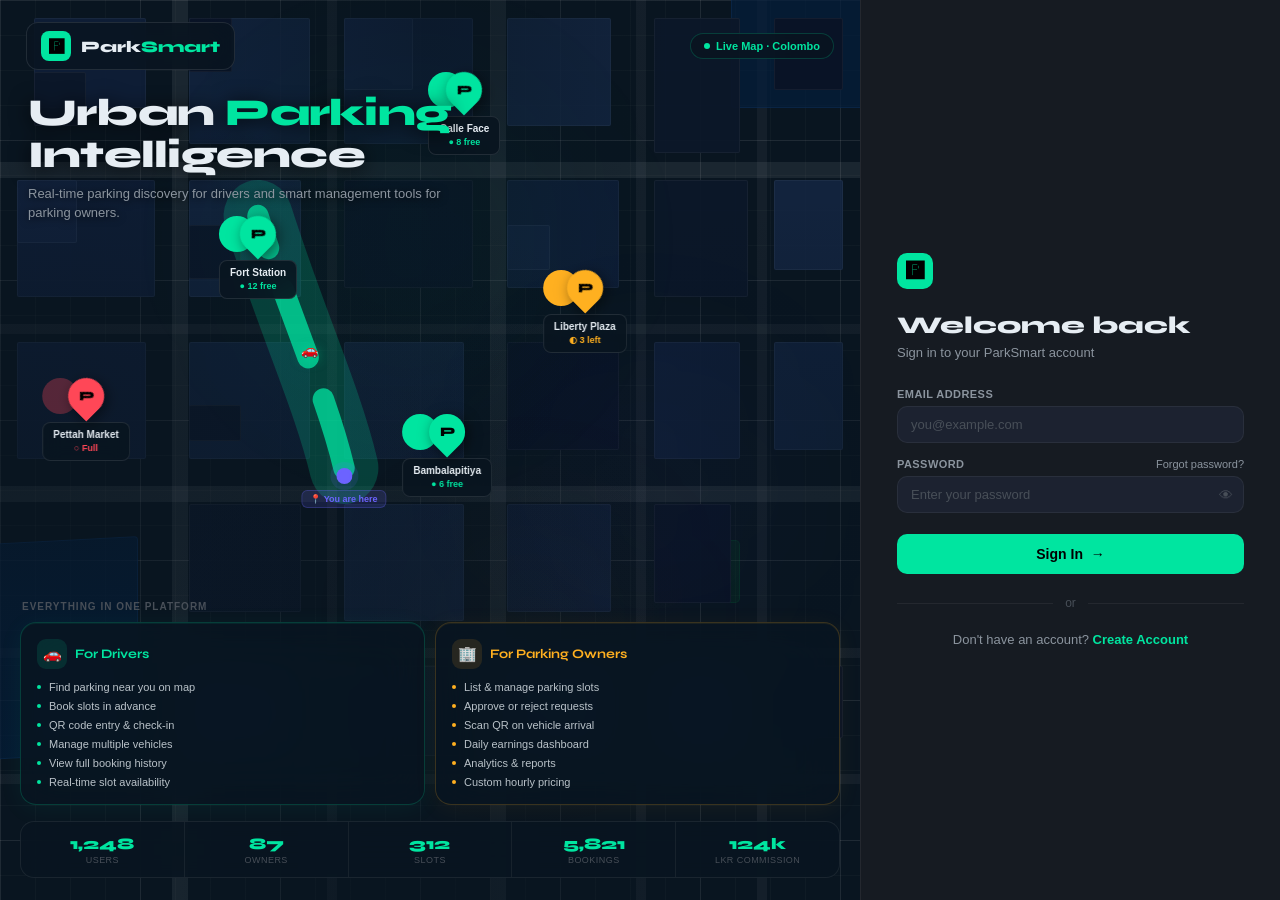
<file: Frontend/index.html>
<!DOCTYPE html>
<html lang="en">
<head>
    <meta charset="UTF-8">
    <meta name="viewport" content="width=device-width, initial-scale=1.0">
    <title>ParkSmart — Sign In</title>
    <link rel="preconnect" href="https://fonts.googleapis.com">
    <link href="https://fonts.googleapis.com/css2?family=DM+Mono:wght@300;400;500&family=Syne:wght@400;600;700;800&family=Cabinet+Grotesk:wght@300;400;500;700&display=swap" rel="stylesheet">
    <style>
        :root {
            --bg: #0d1117;
            --surface: #161b22;
            --surface2: #1c2230;
            --surface3: #212840;
            --border: rgba(255,255,255,0.06);
            --accent: #00e5a0;
            --accent2: #6c63ff;
            --accent3: #ff6b6b;
            --warning: #ffb020;
            --danger: #ff4757;
            --text: #e6edf3;
            --text-muted: #8b949e;
            --text-dim: #484f58;
            --map-bg: #091520;
            --map-road: rgba(255,255,255,0.065);
            --map-road-major: rgba(255,255,255,0.1);
        }

        * { margin: 0; padding: 0; box-sizing: border-box; }

        body {
            font-family: 'Cabinet Grotesk', sans-serif;
            background: var(--bg); color: var(--text);
            min-height: 100vh; overflow-x: hidden;
        }

        .page-layout {
            display: flex; min-height: 100vh;
        }

        /* ============================================================
           MAP PANEL (LEFT)
        ============================================================ */
        .map-panel {
            flex: 1; min-width: 0;
            position: relative; overflow: hidden;
            background: var(--map-bg);
        }

        /* Road grid base */
        .map-grid {
            position: absolute; inset: 0; z-index: 1;
            background-image:
                linear-gradient(var(--map-road) 1px, transparent 1px),
                linear-gradient(90deg, var(--map-road) 1px, transparent 1px),
                linear-gradient(rgba(255,255,255,0.022) 1px, transparent 1px),
                linear-gradient(90deg, rgba(255,255,255,0.022) 1px, transparent 1px);
            background-size: 140px 140px, 140px 140px, 35px 35px, 35px 35px;
        }

        /* Major road overlays */
        .road {
            position: absolute; z-index: 2;
            background: rgba(255,255,255,0.045);
        }
        .road-h { height: 10px; left: 0; right: 0; }
        .road-v { width: 10px; top: 0; bottom: 0; }
        .road-h.thick { height: 16px; background: rgba(255,255,255,0.07); }
        .road-v.thick { width: 16px; background: rgba(255,255,255,0.07); }

        /* City blocks / buildings */
        .block {
            position: absolute; z-index: 3;
            border-radius: 2px;
            border: 1px solid rgba(255,255,255,0.045);
        }
        .block-a { background: rgba(15,30,55,0.95); }
        .block-b { background: rgba(12,24,42,0.95); }
        .block-c { background: rgba(18,35,62,0.9); }
        .block-d { background: rgba(10,20,38,0.98); }
        .block-e { background: rgba(20,38,68,0.85); }

        /* Park areas */
        .park {
            position: absolute; z-index: 2; border-radius: 4px;
            background: rgba(0,80,40,0.22);
            border: 1px solid rgba(0,200,100,0.08);
        }

        /* Water */
        .water {
            position: absolute; z-index: 2;
            background: rgba(5,30,60,0.7);
            border: 1px solid rgba(30,90,160,0.15);
        }

        /* ---- Parking Pins ---- */
        .map-pin {
            position: absolute; z-index: 20;
            display: flex; flex-direction: column; align-items: center;
            cursor: default;
        }
        .pin-marker {
            width: 36px; height: 36px; border-radius: 50% 50% 50% 0;
            transform: rotate(-45deg);
            display: flex; align-items: center; justify-content: center;
            font-size: 13px; font-weight: 800; font-family: 'Syne', sans-serif;
            color: #000; position: relative; z-index: 2; flex-shrink: 0;
            box-shadow: 0 4px 14px rgba(0,0,0,0.5);
        }
        .pin-marker span { transform: rotate(45deg); display: block; }

        .pin-pulse {
            position: absolute; width: 36px; height: 36px;
            border-radius: 50%; z-index: 1; top: 0; left: 0;
            animation: pinPulse 2.2s ease-out infinite;
        }

        .pin-available .pin-marker { background: var(--accent); }
        .pin-available .pin-pulse  { background: var(--accent); }
        .pin-limited  .pin-marker  { background: var(--warning); }
        .pin-limited  .pin-pulse   { background: var(--warning); }
        .pin-full     .pin-marker  { background: var(--danger); }
        .pin-full     .pin-pulse   { background: var(--danger); animation: none; opacity: 0.3; }

        .pin-label {
            margin-top: 8px; background: rgba(9,21,32,0.92);
            backdrop-filter: blur(10px);
            border: 1px solid rgba(255,255,255,0.1);
            border-radius: 8px; padding: 5px 10px;
            font-size: 10px; font-weight: 600; white-space: nowrap;
            text-align: center; line-height: 1.4;
        }
        .pin-label .pl-count { font-size: 9px; color: var(--text-muted); display: block; }
        .pin-available .pin-label .pl-count { color: var(--accent); }
        .pin-limited  .pin-label  .pl-count { color: var(--warning); }
        .pin-full     .pin-label  .pl-count { color: var(--danger); }

        /* User location pin */
        .user-pin {
            position: absolute; z-index: 22;
            display: flex; flex-direction: column; align-items: center;
        }
        .user-dot {
            width: 16px; height: 16px; border-radius: 50%;
            background: var(--accent2);
            border: 3px solid rgba(108,99,255,0.3);
            box-shadow: 0 0 0 6px rgba(108,99,255,0.12);
            animation: userPulse 2s ease-in-out infinite;
        }
        .user-label {
            margin-top: 6px; background: rgba(108,99,255,0.15);
            border: 1px solid rgba(108,99,255,0.25);
            border-radius: 6px; padding: 3px 8px;
            font-size: 9px; font-weight: 700; color: var(--accent2);
            white-space: nowrap;
        }

        /* Route SVG */
        .route-svg {
            position: absolute; inset: 0; z-index: 15;
            width: 100%; height: 100%; pointer-events: none; overflow: visible;
        }
        .route-path {
            fill: none; stroke: var(--accent);
            stroke-width: 2.5; stroke-dasharray: 8 5;
            stroke-linecap: round;
            animation: routeFlow 1.8s linear infinite;
            opacity: 0.75;
        }
        .route-shadow {
            fill: none; stroke: rgba(0,229,160,0.2);
            stroke-width: 8; stroke-linecap: round;
        }

        /* Moving car on route */
        .route-car {
            position: absolute; z-index: 25;
            font-size: 14px;
            filter: drop-shadow(0 2px 6px rgba(0,229,160,0.5));
            animation: carMove 6s ease-in-out infinite;
            transform-origin: center;
        }

        /* Vignette overlay */
        .map-vignette {
            position: absolute; inset: 0; z-index: 10; pointer-events: none;
            background:
                radial-gradient(ellipse at 0% 50%, rgba(9,21,32,0.55) 0%, transparent 55%),
                radial-gradient(ellipse at 100% 50%, rgba(9,21,32,0.3) 0%, transparent 40%),
                radial-gradient(ellipse at 50% 0%, rgba(9,21,32,0.45) 0%, transparent 40%),
                radial-gradient(ellipse at 50% 100%, rgba(9,21,32,0.7) 0%, transparent 50%);
        }

        /* Map glow accents */
        .map-glow {
            position: absolute; border-radius: 50%;
            filter: blur(80px); pointer-events: none; z-index: 5;
        }

        /* ---- Overlay Content ---- */
        .map-content {
            position: absolute; inset: 0; z-index: 30;
            display: flex; flex-direction: column;
            padding: 0;
        }

        /* Top bar */
        .map-topbar {
            display: flex; align-items: center; justify-content: space-between;
            padding: 22px 26px 0;
        }
        .map-logo {
            display: inline-flex; align-items: center; gap: 10px;
            background: rgba(9,21,32,0.8); backdrop-filter: blur(16px);
            border: 1px solid rgba(255,255,255,0.1);
            border-radius: 12px; padding: 8px 14px;
        }
        .map-logo-icon {
            width: 30px; height: 30px; background: var(--accent);
            border-radius: 8px; display: flex; align-items: center;
            justify-content: center; font-size: 15px; color: #000; font-weight: 900;
        }
        .map-logo-text {
            font-family: 'Syne', sans-serif; font-weight: 800; font-size: 16px;
        }
        .map-logo-text span { color: var(--accent); }

        .live-badge {
            display: flex; align-items: center; gap: 6px;
            background: rgba(9,21,32,0.8); backdrop-filter: blur(16px);
            border: 1px solid rgba(0,229,160,0.2);
            border-radius: 20px; padding: 6px 13px;
            font-size: 11px; font-weight: 700; color: var(--accent);
        }
        .live-dot {
            width: 6px; height: 6px; border-radius: 50%;
            background: var(--accent);
            animation: liveBlink 1.4s ease-in-out infinite;
        }

        /* Hero text floats over map */
        .map-hero {
            padding: 22px 28px 0;
        }
        .map-hero-title {
            font-family: 'Syne', sans-serif;
            font-size: clamp(22px, 3vw, 38px);
            font-weight: 800; line-height: 1.1;
            letter-spacing: -0.02em;
            text-shadow: 0 2px 20px rgba(0,0,0,0.8);
            margin-bottom: 8px;
        }
        .map-hero-title .hl { color: var(--accent); }
        .map-hero-sub {
            font-size: 13px; color: var(--text-muted);
            text-shadow: 0 1px 8px rgba(0,0,0,0.9);
            max-width: 420px; line-height: 1.5;
        }

        /* Spacer — pushes features to bottom */
        .map-spacer { flex: 1; }

        /* ---- Feature Cards ---- */
        .features-wrap {
            padding: 0 20px 16px;
        }
        .features-title {
            font-size: 10px; font-weight: 700; text-transform: uppercase;
            letter-spacing: 0.1em; color: var(--text-dim);
            margin-bottom: 10px; padding-left: 2px;
        }
        .features-grid {
            display: grid; grid-template-columns: 1fr 1fr; gap: 10px;
        }

        .fcard {
            background: rgba(9,21,32,0.88);
            backdrop-filter: blur(20px) saturate(1.4);
            border-radius: 16px; padding: 16px;
            transition: transform 0.2s, box-shadow 0.2s;
        }
        .fcard:hover { transform: translateY(-2px); }
        .fcard.driver {
            border: 1px solid rgba(0,229,160,0.2);
            box-shadow: 0 4px 24px rgba(0,229,160,0.06), inset 0 1px 0 rgba(0,229,160,0.08);
        }
        .fcard.owner {
            border: 1px solid rgba(255,176,32,0.2);
            box-shadow: 0 4px 24px rgba(255,176,32,0.06), inset 0 1px 0 rgba(255,176,32,0.08);
        }

        .fcard-head {
            display: flex; align-items: center; gap: 8px;
            margin-bottom: 12px;
        }
        .fcard-icon {
            width: 30px; height: 30px; border-radius: 9px;
            display: flex; align-items: center; justify-content: center;
            font-size: 15px; flex-shrink: 0;
        }
        .driver .fcard-icon { background: rgba(0,229,160,0.12); }
        .owner  .fcard-icon  { background: rgba(255,176,32,0.12); }

        .fcard-title {
            font-family: 'Syne', sans-serif;
            font-size: 13px; font-weight: 700;
        }
        .driver .fcard-title { color: var(--accent); }
        .owner  .fcard-title  { color: var(--warning); }

        .fcard-features { display: flex; flex-direction: column; gap: 7px; }
        .ff-item {
            display: flex; align-items: center; gap: 8px;
            font-size: 11px; color: rgba(230,237,243,0.8);
        }
        .ff-dot {
            width: 4px; height: 4px; border-radius: 50%; flex-shrink: 0;
        }
        .driver .ff-dot { background: var(--accent); }
        .owner  .ff-dot  { background: var(--warning); }

        /* ---- Stats Bar ---- */
        .map-stats {
            display: flex; margin: 0 20px 22px;
            background: rgba(9,21,32,0.88);
            backdrop-filter: blur(20px);
            border: 1px solid rgba(255,255,255,0.07);
            border-radius: 14px; overflow: hidden;
        }
        .ms-item {
            flex: 1; padding: 12px 10px; text-align: center;
            border-right: 1px solid rgba(255,255,255,0.06);
        }
        .ms-item:last-child { border-right: none; }
        .ms-num {
            font-family: 'Syne', sans-serif; font-size: 16px;
            font-weight: 800; color: var(--accent);
        }
        .ms-lbl { font-size: 9px; color: var(--text-dim); margin-top: 2px; text-transform: uppercase; letter-spacing: 0.05em; }

        /* ============================================================
           ANIMATIONS
        ============================================================ */
        @keyframes pinPulse {
            0%   { transform: scale(1); opacity: 0.7; }
            60%  { transform: scale(2.8); opacity: 0; }
            100% { transform: scale(1); opacity: 0; }
        }
        @keyframes userPulse {
            0%, 100% { box-shadow: 0 0 0 6px rgba(108,99,255,0.12); }
            50%       { box-shadow: 0 0 0 12px rgba(108,99,255,0.06); }
        }
        @keyframes routeFlow {
            to { stroke-dashoffset: -26; }
        }
        @keyframes liveBlink {
            0%, 100% { opacity: 1; }
            50%       { opacity: 0.3; }
        }
        @keyframes carMove {
            0%   { offset-distance: 0%;   }
            100% { offset-distance: 100%; }
        }
        @keyframes floatUp {
            0%, 100% { transform: translateY(0); }
            50%       { transform: translateY(-5px); }
        }

        /* ============================================================
           RIGHT PANEL — LOGIN FORM
        ============================================================ */
        .right-panel {
            width: 420px; flex-shrink: 0;
            background: var(--surface);
            border-left: 1px solid var(--border);
            display: flex; align-items: center; justify-content: center;
            padding: 48px 36px;
            position: sticky; top: 0; height: 100vh;
            overflow-y: auto;
        }

        .login-box { width: 100%; }

        .login-logo-sm {
            width: 36px; height: 36px; background: var(--accent);
            border-radius: 10px; display: flex; align-items: center;
            justify-content: center; font-size: 18px; color: #000; font-weight: 900;
            margin-bottom: 22px;
        }
        .login-title {
            font-family: 'Syne', sans-serif;
            font-size: 24px; font-weight: 800; margin-bottom: 5px;
        }
        .login-sub { font-size: 13px; color: var(--text-muted); margin-bottom: 28px; }

        .form-group { margin-bottom: 15px; }
        .form-label {
            display: block; font-size: 11px; font-weight: 600;
            color: var(--text-muted); margin-bottom: 6px;
            text-transform: uppercase; letter-spacing: 0.04em;
        }
        .form-control {
            width: 100%;
            background: var(--surface2); border: 1px solid var(--border);
            border-radius: 10px; padding: 10px 13px;
            color: var(--text); font-size: 13px;
            font-family: 'Cabinet Grotesk', sans-serif;
            outline: none; transition: border-color 0.15s, background 0.15s;
        }
        .form-control:focus { border-color: rgba(0,229,160,0.4); background: rgba(0,229,160,0.02); }
        .form-control::placeholder { color: var(--text-dim); }

        .password-row {
            display: flex; justify-content: space-between; align-items: center; margin-bottom: 6px;
        }
        .password-row .form-label { margin-bottom: 0; }
        .forgot-link { font-size: 11px; color: var(--text-muted); text-decoration: none; transition: color 0.15s; }
        .forgot-link:hover { color: var(--accent); }

        .password-wrap { position: relative; }
        .password-wrap .form-control { padding-right: 42px; }
        .toggle-pass {
            position: absolute; right: 11px; top: 50%; transform: translateY(-50%);
            background: none; border: none; color: var(--text-dim);
            cursor: pointer; font-size: 14px; padding: 0; line-height: 1; transition: color 0.15s;
        }
        .toggle-pass:hover { color: var(--text-muted); }

        .btn-login {
            width: 100%; padding: 12px;
            background: var(--accent); color: #000;
            border: none; border-radius: 10px;
            font-size: 14px; font-weight: 700;
            font-family: 'Cabinet Grotesk', sans-serif;
            cursor: pointer; transition: all 0.15s; margin-top: 6px;
        }
        .btn-login:hover { background: #00c98a; transform: translateY(-1px); box-shadow: 0 4px 16px rgba(0,229,160,0.25); }
        .btn-login:active { transform: translateY(0); }

        .divider {
            display: flex; align-items: center; gap: 12px;
            margin: 22px 0; color: var(--text-dim); font-size: 12px;
        }
        .divider::before, .divider::after { content: ''; flex: 1; height: 1px; background: var(--border); }

        .signup-row { text-align: center; font-size: 13px; color: var(--text-muted); }
        .signup-row a {
            color: var(--accent); text-decoration: none;
            font-weight: 600; cursor: pointer; transition: opacity 0.15s;
        }
        .signup-row a:hover { opacity: 0.8; }

        .error-msg {
            background: rgba(255,71,87,0.08); border: 1px solid rgba(255,71,87,0.2);
            border-radius: 9px; padding: 10px 13px; font-size: 12px; color: var(--danger);
            margin-bottom: 16px; display: none; align-items: center; gap: 8px;
        }
        .error-msg.show { display: flex; }

        /* ============================================================
           ROLE MODAL
        ============================================================ */
        .modal-overlay {
            position: fixed; inset: 0; background: rgba(0,0,0,0.7);
            backdrop-filter: blur(12px); z-index: 200;
            display: flex; align-items: center; justify-content: center; padding: 20px;
            opacity: 0; pointer-events: none; transition: opacity 0.2s;
        }
        .modal-overlay.active { opacity: 1; pointer-events: all; }

        .modal-card {
            background: var(--surface); border: 1px solid rgba(255,255,255,0.08);
            border-radius: 24px; padding: 36px; width: 100%; max-width: 520px;
            position: relative;
            transform: translateY(20px) scale(0.98);
            transition: transform 0.28s cubic-bezier(0.34,1.56,0.64,1);
            box-shadow: 0 40px 80px rgba(0,0,0,0.5);
        }
        .modal-overlay.active .modal-card { transform: translateY(0) scale(1); }

        .modal-close {
            position: absolute; top: 14px; right: 14px;
            background: var(--surface2); border: 1px solid var(--border);
            color: var(--text-muted); width: 28px; height: 28px;
            border-radius: 7px; cursor: pointer;
            display: flex; align-items: center; justify-content: center;
            font-size: 13px; transition: all 0.15s; font-family: inherit;
        }
        .modal-close:hover { color: var(--text); background: var(--surface3); }
        .modal-title { font-family: 'Syne', sans-serif; font-size: 22px; font-weight: 800; margin-bottom: 5px; }
        .modal-sub { font-size: 13px; color: var(--text-muted); margin-bottom: 28px; }

        .role-choice-grid { display: grid; grid-template-columns: 1fr 1fr; gap: 14px; }

        .role-choice {
            background: var(--surface2); border: 2px solid var(--border);
            border-radius: 18px; padding: 26px 20px 22px;
            cursor: pointer; text-align: center;
            transition: all 0.2s ease; position: relative; overflow: hidden;
        }
        .role-choice::before {
            content: ''; position: absolute; inset: 0;
            opacity: 0; transition: opacity 0.2s; border-radius: 16px;
        }
        .role-choice:hover::before { opacity: 1; }
        .role-choice.driver::before { background: radial-gradient(circle at center top, rgba(0,229,160,0.1), transparent 65%); }
        .role-choice.owner::before  { background: radial-gradient(circle at center top, rgba(255,176,32,0.1), transparent 65%); }
        .role-choice.driver:hover { border-color: rgba(0,229,160,0.4); box-shadow: 0 10px 36px rgba(0,229,160,0.1); transform: translateY(-2px); }
        .role-choice.owner:hover  { border-color: rgba(255,176,32,0.4); box-shadow: 0 10px 36px rgba(255,176,32,0.1); transform: translateY(-2px); }

        .choice-icon { font-size: 38px; margin-bottom: 13px; display: block; position: relative; z-index: 1; }
        .choice-name { font-family: 'Syne', sans-serif; font-size: 16px; font-weight: 700; margin-bottom: 8px; position: relative; z-index: 1; }
        .choice-desc { font-size: 11px; color: var(--text-muted); line-height: 1.55; position: relative; z-index: 1; }
        .choice-btn {
            display: inline-flex; align-items: center; gap: 5px;
            margin-top: 16px; font-size: 12px; font-weight: 700;
            position: relative; z-index: 1; transition: gap 0.2s;
        }
        .role-choice.driver .choice-btn { color: var(--accent); }
        .role-choice.owner  .choice-btn { color: var(--warning); }
        .role-choice:hover .choice-btn { gap: 8px; }

        ::-webkit-scrollbar { width: 4px; }
        ::-webkit-scrollbar-track { background: transparent; }
        ::-webkit-scrollbar-thumb { background: var(--border); border-radius: 10px; }

        @media (max-width: 900px) {
            .map-panel { display: none; }
            .right-panel { width: 100%; height: auto; position: relative; min-height: 100vh; }
        }
        @media (max-width: 480px) {
            .right-panel { padding: 36px 24px; }
            .role-choice-grid { grid-template-columns: 1fr; }
        }
    </style>
</head>
<body>

<div class="page-layout">

    <!-- ============================================================
         MAP PANEL (LEFT)
    ============================================================ -->
    <div class="map-panel">

        <!-- Road grid layer -->
        <div class="map-grid"></div>

        <!-- Major horizontal roads -->
        <div class="road road-h thick" style="top:18%"></div>
        <div class="road road-h" style="top:36%"></div>
        <div class="road road-h thick" style="top:54%"></div>
        <div class="road road-h" style="top:72%"></div>
        <div class="road road-h" style="top:86%"></div>

        <!-- Major vertical roads -->
        <div class="road road-v thick" style="left:20%"></div>
        <div class="road road-v" style="left:38%"></div>
        <div class="road road-v thick" style="left:57%"></div>
        <div class="road road-v" style="left:74%"></div>
        <div class="road road-v" style="left:88%"></div>

        <!-- Park areas -->
        <div class="park" style="left:42%;top:22%;width:12%;height:10%;border-radius:6px;"></div>
        <div class="park" style="left:78%;top:60%;width:8%;height:7%;border-radius:5px;"></div>

        <!-- Water -->
        <div class="water" style="left:-2%;top:60%;width:18%;height:24%;border-radius:4px;transform:skewY(-3deg);"></div>
        <div class="water" style="left:85%;top:-2%;width:18%;height:14%;border-radius:4px;"></div>

        <!-- City blocks — cluster A (top-left) -->
        <div class="block block-c" style="left:22%;top:2%;width:14%;height:14%;"></div>
        <div class="block block-a" style="left:4%;top:2%;width:13%;height:10%;"></div>
        <div class="block block-b" style="left:4%;top:8%;width:6%;height:6%;"></div>
        <div class="block block-d" style="left:22%;top:2%;width:5%;height:6%;"></div>

        <!-- Cluster B (top-center) -->
        <div class="block block-a" style="left:40%;top:2%;width:15%;height:14%;"></div>
        <div class="block block-c" style="left:40%;top:2%;width:8%;height:8%;"></div>
        <div class="block block-e" style="left:59%;top:2%;width:12%;height:12%;"></div>

        <!-- Cluster C (top-right) -->
        <div class="block block-b" style="left:76%;top:2%;width:10%;height:15%;"></div>
        <div class="block block-d" style="left:90%;top:2%;width:8%;height:8%;"></div>

        <!-- Cluster D (mid-left) -->
        <div class="block block-a" style="left:2%;top:20%;width:16%;height:13%;"></div>
        <div class="block block-c" style="left:2%;top:20%;width:7%;height:7%;"></div>
        <div class="block block-e" style="left:22%;top:20%;width:13%;height:13%;"></div>
        <div class="block block-b" style="left:22%;top:25%;width:6%;height:6%;"></div>

        <!-- Cluster E (center) -->
        <div class="block block-d" style="left:40%;top:20%;width:15%;height:12%;"></div>
        <div class="block block-a" style="left:59%;top:20%;width:13%;height:12%;"></div>
        <div class="block block-c" style="left:59%;top:25%;width:5%;height:5%;"></div>

        <!-- Cluster F (mid-right) -->
        <div class="block block-b" style="left:76%;top:20%;width:11%;height:13%;"></div>
        <div class="block block-e" style="left:90%;top:20%;width:8%;height:10%;"></div>

        <!-- Cluster G (center-left) -->
        <div class="block block-a" style="left:2%;top:38%;width:15%;height:13%;"></div>
        <div class="block block-c" style="left:22%;top:38%;width:14%;height:13%;"></div>
        <div class="block block-b" style="left:22%;top:45%;width:6%;height:4%;"></div>

        <!-- Cluster H (center) -->
        <div class="block block-e" style="left:40%;top:38%;width:14%;height:13%;"></div>
        <div class="block block-d" style="left:59%;top:38%;width:13%;height:12%;"></div>
        <div class="block block-a" style="left:76%;top:38%;width:10%;height:13%;"></div>
        <div class="block block-c" style="left:90%;top:38%;width:8%;height:12%;"></div>

        <!-- Cluster I (lower) -->
        <div class="block block-b" style="left:22%;top:56%;width:13%;height:12%;"></div>
        <div class="block block-e" style="left:40%;top:56%;width:14%;height:13%;"></div>
        <div class="block block-a" style="left:59%;top:56%;width:12%;height:12%;"></div>
        <div class="block block-d" style="left:76%;top:56%;width:9%;height:11%;"></div>

        <!-- Cluster J (bottom) -->
        <div class="block block-c" style="left:22%;top:74%;width:13%;height:10%;"></div>
        <div class="block block-b" style="left:40%;top:74%;width:14%;height:10%;"></div>
        <div class="block block-e" style="left:59%;top:74%;width:12%;height:10%;"></div>
        <div class="block block-a" style="left:76%;top:74%;width:10%;height:10%;"></div>
        <div class="block block-d" style="left:90%;top:74%;width:8%;height:8%;"></div>

        <!-- Map glow accents -->
        <div class="map-glow" style="width:300px;height:300px;background:rgba(0,229,160,0.04);top:10%;left:30%;"></div>
        <div class="map-glow" style="width:250px;height:250px;background:rgba(108,99,255,0.04);top:40%;right:10%;"></div>
        <div class="map-glow" style="width:200px;height:200px;background:rgba(255,176,32,0.04);bottom:20%;left:50%;"></div>

        <!-- ---- Parking Pins ---- -->
        <!-- Pin 1: Available - Fort Station -->
        <div class="map-pin pin-available" style="left:30%;top:24%;transform:translateX(-50%)">
            <div class="pin-pulse"></div>
            <div class="pin-marker"><span>P</span></div>
            <div class="pin-label">Fort Station<span class="pl-count">● 12 free</span></div>
        </div>

        <!-- Pin 2: Available - Galle Face -->
        <div class="map-pin pin-available" style="left:54%;top:8%;transform:translateX(-50%)">
            <div class="pin-pulse"></div>
            <div class="pin-marker"><span>P</span></div>
            <div class="pin-label">Galle Face<span class="pl-count">● 8 free</span></div>
        </div>

        <!-- Pin 3: Limited - Liberty Plaza -->
        <div class="map-pin pin-limited" style="left:68%;top:30%;transform:translateX(-50%)">
            <div class="pin-pulse"></div>
            <div class="pin-marker"><span>P</span></div>
            <div class="pin-label">Liberty Plaza<span class="pl-count">◐ 3 left</span></div>
        </div>

        <!-- Pin 4: Full - Pettah Market -->
        <div class="map-pin pin-full" style="left:10%;top:42%;transform:translateX(-50%)">
            <div class="pin-pulse"></div>
            <div class="pin-marker"><span>P</span></div>
            <div class="pin-label">Pettah Market<span class="pl-count">○ Full</span></div>
        </div>

        <!-- Pin 5: Available - Bambalapitiya -->
        <div class="map-pin pin-available" style="left:52%;top:46%;transform:translateX(-50%)">
            <div class="pin-pulse"></div>
            <div class="pin-marker"><span>P</span></div>
            <div class="pin-label">Bambalapitiya<span class="pl-count">● 6 free</span></div>
        </div>

        <!-- User location -->
        <div class="user-pin" style="position:absolute;left:40%;top:52%;transform:translateX(-50%);z-index:22">
            <div class="user-dot"></div>
            <div class="user-label">📍 You are here</div>
        </div>

        <!-- GPS Route SVG from user → Fort Station -->
        <svg class="route-svg" viewBox="0 0 100 100" preserveAspectRatio="none">
            <path class="route-shadow"
                d="M 40 52 C 38 44 34 36 30 24" />
            <path class="route-path"
                d="M 40 52 C 38 44 34 36 30 24" />
        </svg>

        <!-- Moving car emoji along route -->
        <div class="route-car" style="
            left: 35%; top: 38%;
            animation: floatUp 3s ease-in-out infinite;
        ">🚗</div>

        <!-- Vignette -->
        <div class="map-vignette"></div>

        <!-- ---- Content Overlay ---- -->
        <div class="map-content">

            <!-- Top bar: Logo + Live badge -->
            <div class="map-topbar">
                <div class="map-logo">
                    <div class="map-logo-icon">🅿</div>
                    <div class="map-logo-text">Park<span>Smart</span></div>
                </div>
                <div class="live-badge">
                    <div class="live-dot"></div>
                    Live Map · Colombo
                </div>
            </div>

            <!-- Hero text -->
            <div class="map-hero">
                <div class="map-hero-title">
                    Urban <span class="hl">Parking</span><br>Intelligence
                </div>
                <div class="map-hero-sub">
                    Real-time parking discovery for drivers and smart management tools for parking owners.
                </div>
            </div>

            <div class="map-spacer"></div>

            <!-- Feature cards -->
            <div class="features-wrap">
                <div class="features-title">Everything in one platform</div>
                <div class="features-grid">

                    <div class="fcard driver">
                        <div class="fcard-head">
                            <div class="fcard-icon">🚗</div>
                            <div class="fcard-title">For Drivers</div>
                        </div>
                        <div class="fcard-features">
                            <div class="ff-item"><div class="ff-dot"></div>Find parking near you on map</div>
                            <div class="ff-item"><div class="ff-dot"></div>Book slots in advance</div>
                            <div class="ff-item"><div class="ff-dot"></div>QR code entry &amp; check-in</div>
                            <div class="ff-item"><div class="ff-dot"></div>Manage multiple vehicles</div>
                            <div class="ff-item"><div class="ff-dot"></div>View full booking history</div>
                            <div class="ff-item"><div class="ff-dot"></div>Real-time slot availability</div>
                        </div>
                    </div>

                    <div class="fcard owner">
                        <div class="fcard-head">
                            <div class="fcard-icon">🏢</div>
                            <div class="fcard-title">For Parking Owners</div>
                        </div>
                        <div class="fcard-features">
                            <div class="ff-item"><div class="ff-dot"></div>List &amp; manage parking slots</div>
                            <div class="ff-item"><div class="ff-dot"></div>Approve or reject requests</div>
                            <div class="ff-item"><div class="ff-dot"></div>Scan QR on vehicle arrival</div>
                            <div class="ff-item"><div class="ff-dot"></div>Daily earnings dashboard</div>
                            <div class="ff-item"><div class="ff-dot"></div>Analytics &amp; reports</div>
                            <div class="ff-item"><div class="ff-dot"></div>Custom hourly pricing</div>
                        </div>
                    </div>

                </div>
            </div>

            <!-- Stats bar -->
            <div class="map-stats">
                <div class="ms-item"><div class="ms-num">1,248</div><div class="ms-lbl">Users</div></div>
                <div class="ms-item"><div class="ms-num">87</div><div class="ms-lbl">Owners</div></div>
                <div class="ms-item"><div class="ms-num">312</div><div class="ms-lbl">Slots</div></div>
                <div class="ms-item"><div class="ms-num">5,821</div><div class="ms-lbl">Bookings</div></div>
                <div class="ms-item"><div class="ms-num">124k</div><div class="ms-lbl">LKR Commission</div></div>
            </div>

        </div><!-- /map-content -->

    </div><!-- /map-panel -->


    <!-- ============================================================
         RIGHT PANEL — LOGIN FORM
    ============================================================ -->
    <div class="right-panel">
        <div class="login-box">

            <div class="login-logo-sm">🅿</div>
            <div class="login-title">Welcome back</div>
            <div class="login-sub">Sign in to your ParkSmart account</div>

            <div class="error-msg" id="errorMsg">
                <span>⚠</span>
                <span id="errorText">Invalid email or password. Please try again.</span>
            </div>

            <div class="form-group">
                <label class="form-label">Email Address</label>
                <input type="email" class="form-control" id="loginEmail" placeholder="you@example.com" autocomplete="email">
            </div>

            <div class="form-group">
                <div class="password-row">
                    <label class="form-label">Password</label>
                    <a href="#" class="forgot-link">Forgot password?</a>
                </div>
                <div class="password-wrap">
                    <input type="password" class="form-control" id="loginPassword" placeholder="Enter your password" autocomplete="current-password">
                    <button class="toggle-pass" onclick="togglePass('loginPassword', this)" type="button">👁</button>
                </div>
            </div>

            <button class="btn-login" onclick="handleLogin()">Sign In &nbsp;→</button>

            <div class="divider">or</div>

            <div class="signup-row">
                Don't have an account? <a onclick="openRoleModal()">Create Account</a>
            </div>

        </div>
    </div>

</div><!-- /page-layout -->


<!-- ============================================================
     ROLE SELECTION MODAL
============================================================ -->
<div class="modal-overlay" id="roleModal" onclick="closeOnOverlay(event)">
    <div class="modal-card">
        <button class="modal-close" onclick="closeRoleModal()">✕</button>
        <div class="modal-title">Create Account</div>
        <div class="modal-sub">Choose your account type to get started with ParkSmart</div>
        <div class="role-choice-grid">

            <div class="role-choice driver" onclick="goToRegister('DRIVER')">
                <span class="choice-icon">🚗</span>
                <div class="choice-name">Driver</div>
                <div class="choice-desc">Find and book parking slots near you. Manage vehicles and view booking history.</div>
                <div class="choice-btn">Get started <span>→</span></div>
            </div>

            <div class="role-choice owner" onclick="goToRegister('OWNER')">
                <span class="choice-icon">🏢</span>
                <div class="choice-name">Parking Owner</div>
                <div class="choice-desc">List your parking spaces, manage slot requests, and track daily earnings.</div>
                <div class="choice-btn">Get started <span>→</span></div>
            </div>

        </div>
    </div>
</div>


<script src="js/api/api.config.js"></script>
<script src="js/api/auth.api.js"></script>

<script src="js/pages/index.js"></script>
</body>
</html>
</file>
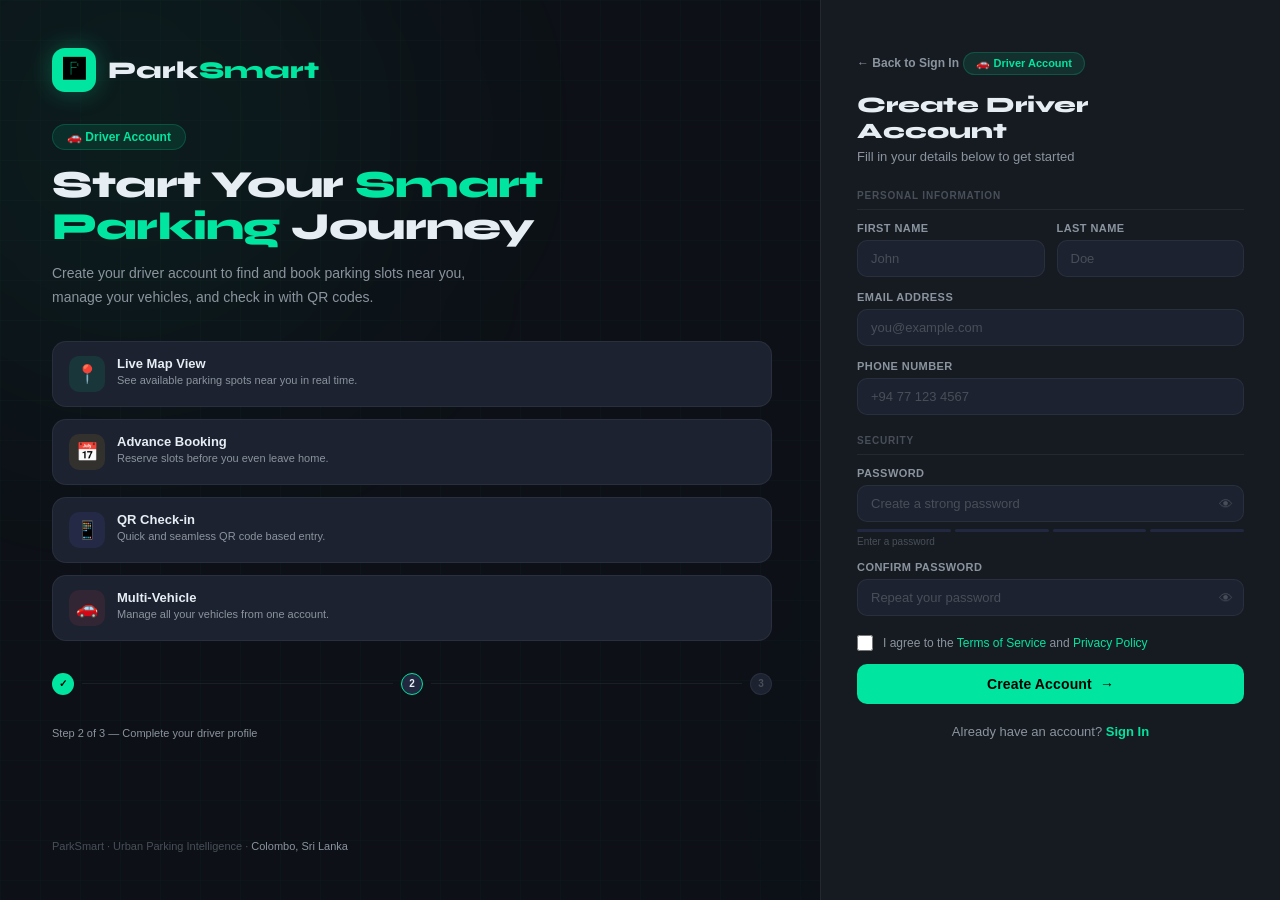
<file: Frontend/pages/register.html>
<!DOCTYPE html>
<html lang="en">
<head>
    <meta charset="UTF-8">
    <meta name="viewport" content="width=device-width, initial-scale=1.0">
    <title>ParkSmart — Create Account</title>
    <link rel="preconnect" href="https://fonts.googleapis.com">
    <link href="https://fonts.googleapis.com/css2?family=DM+Mono:wght@300;400;500&family=Syne:wght@400;600;700;800&family=Cabinet+Grotesk:wght@300;400;500;700&display=swap" rel="stylesheet">
    <link rel="stylesheet" href="../css/register.css">
</head>
<body>

<div class="bg-grid"></div>
<div class="bg-glow bg-glow-1"></div>
<div class="bg-glow bg-glow-2"></div>

<div class="page-layout">

    <!-- ===== LEFT PANEL ===== -->
    <div class="left-panel" id="leftPanel">

        <a href="../index.html" class="logo">
            <div class="logo-icon">🅿</div>
            <div class="logo-text">Park<span>Smart</span></div>
        </a>

        <div class="role-hero">
            <div class="role-tag" id="leftRoleTag"></div>
            <div class="hero-title" id="leftHeroTitle"></div>
            <div class="hero-sub" id="leftHeroSub"></div>
        </div>

        <div class="benefit-list" id="benefitList"></div>

        <div class="step-indicator">
            <div class="step-dot done">✓</div>
            <div class="step-line"></div>
            <div class="step-dot active">2</div>
            <div class="step-line"></div>
            <div class="step-dot next">3</div>
        </div>
        <div style="font-size:11px; color:var(--text-muted);">
            Step 2 of 3 — <span id="stepLabel"></span>
        </div>

        <div class="footer-left">ParkSmart · Urban Parking Intelligence · <span>Colombo, Sri Lanka</span></div>

    </div>

    <!-- ===== RIGHT PANEL — REGISTER ===== -->
    <div class="right-panel">
        <div class="register-box">

            <a class="back-link" onclick="history.back()">← Back to Sign In</a>

            <div class="form-role-tag" id="formRoleTag"></div>
            <div class="form-title" id="formTitle">Create Account</div>
            <div class="form-sub">Fill in your details below to get started</div>

            <div class="error-msg" id="errorMsg">
                <span>⚠</span>
                <span id="errorText">Please fix the errors below.</span>
            </div>

            <!-- Personal Info -->
            <div class="form-section-label">Personal Information</div>

            <div class="form-row">
                <div class="form-group">
                    <label class="form-label">First Name</label>
                    <input type="text" class="form-control" id="firstName" placeholder="John" autocomplete="given-name">
                </div>
                <div class="form-group">
                    <label class="form-label">Last Name</label>
                    <input type="text" class="form-control" id="lastName" placeholder="Doe" autocomplete="family-name">
                </div>
            </div>

            <div class="form-group">
                <label class="form-label">Email Address</label>
                <input type="email" class="form-control" id="regEmail" placeholder="you@example.com" autocomplete="email">
            </div>

            <div class="form-group">
                <label class="form-label">Phone Number</label>
                <input type="tel" class="form-control" id="regPhone" placeholder="+94 77 123 4567" autocomplete="tel">
            </div>

            <!-- Password -->
            <div class="form-section-label">Security</div>

            <div class="form-group">
                <label class="form-label">Password</label>
                <div class="password-wrap">
                    <input type="password" class="form-control" id="regPassword" placeholder="Create a strong password" autocomplete="new-password" oninput="checkStrength()">
                    <button class="toggle-pass" onclick="togglePass('regPassword', this)" type="button">👁</button>
                </div>
                <div class="password-strength" id="strengthBars">
                    <div class="strength-bar" id="sb1"></div>
                    <div class="strength-bar" id="sb2"></div>
                    <div class="strength-bar" id="sb3"></div>
                    <div class="strength-bar" id="sb4"></div>
                </div>
                <div class="strength-label" id="strengthLabel">Enter a password</div>
            </div>

            <div class="form-group">
                <label class="form-label">Confirm Password</label>
                <div class="password-wrap">
                    <input type="password" class="form-control" id="regConfirm" placeholder="Repeat your password" autocomplete="new-password">
                    <button class="toggle-pass" onclick="togglePass('regConfirm', this)" type="button">👁</button>
                </div>
            </div>

            <div class="terms-row">
                <input type="checkbox" id="termsCheck">
                <label for="termsCheck">
                    I agree to the <a href="#">Terms of Service</a> and <a href="#">Privacy Policy</a>
                </label>
            </div>

            <button class="btn-register" id="submitBtn" onclick="handleRegister()">
                Create Account &nbsp;→
            </button>

            <div class="signin-row">
                Already have an account? <a href="../index.html">Sign In</a>
            </div>

        </div>
    </div>

</div>

<script src="../js/api/api.config.js"></script>
<script src="../js/api/user.api.js"></script>

<script src="../js/pages/register.js"></script>
</body>
</html>
</file>
<file: Frontend/css/register.css>
:root {
    --bg: #0d1117;
    --surface: #161b22;
    --surface2: #1c2230;
    --surface3: #212840;
    --border: rgba(255,255,255,0.06);
    --accent: #00e5a0;
    --accent2: #6c63ff;
    --accent3: #ff6b6b;
    --warning: #ffb020;
    --danger: #ff4757;
    --text: #e6edf3;
    --text-muted: #8b949e;
    --text-dim: #484f58;
}

* { margin: 0; padding: 0; box-sizing: border-box; }

body {
    font-family: 'Cabinet Grotesk', sans-serif;
    background: var(--bg); color: var(--text);
    min-height: 100vh; overflow-x: hidden;
}

.bg-glow {
    position: fixed; border-radius: 50%;
    filter: blur(120px); pointer-events: none; z-index: 0;
}
.bg-glow-1 { width: 500px; height: 500px; background: rgba(0,229,160,0.05); top: -120px; left: -120px; }
.bg-glow-2 { width: 450px; height: 450px; background: rgba(108,99,255,0.05); bottom: -100px; right: -100px; }
.bg-grid {
    position: fixed; inset: 0;
    background-image:
        linear-gradient(rgba(0,229,160,0.025) 1px, transparent 1px),
        linear-gradient(90deg, rgba(0,229,160,0.025) 1px, transparent 1px);
    background-size: 40px 40px;
    z-index: 0; pointer-events: none;
}

.page-layout {
    position: relative; z-index: 1;
    display: flex; min-height: 100vh;
}

/* ===== LEFT PANEL ===== */
.left-panel {
    flex: 1; min-width: 0;
    padding: 48px 48px 48px 52px;
    display: flex; flex-direction: column; gap: 32px;
    overflow-y: auto;
}

.logo {
    display: inline-flex; align-items: center; gap: 12px;
    text-decoration: none; color: var(--text);
}
.logo-icon {
    width: 44px; height: 44px; background: var(--accent);
    border-radius: 13px; display: flex; align-items: center;
    justify-content: center; font-size: 22px; color: #000; font-weight: 900;
    box-shadow: 0 0 24px rgba(0,229,160,0.3);
}
.logo-text { font-family: 'Syne', sans-serif; font-weight: 800; font-size: 24px; }
.logo-text span { color: var(--accent); }

/* Role hero — adapts per role */
.role-hero {
    display: flex; flex-direction: column; gap: 14px;
}
.role-tag {
    display: inline-flex; align-items: center; gap: 8px;
    padding: 5px 14px; border-radius: 20px; font-size: 12px;
    font-weight: 700; width: fit-content;
}
.role-tag.driver { background: rgba(0,229,160,0.1); color: var(--accent); border: 1px solid rgba(0,229,160,0.2); }
.role-tag.owner  { background: rgba(255,176,32,0.1);  color: var(--warning); border: 1px solid rgba(255,176,32,0.2); }

.hero-title {
    font-family: 'Syne', sans-serif;
    font-size: clamp(26px, 3vw, 42px);
    font-weight: 800; line-height: 1.1;
    letter-spacing: -0.02em;
}
.hero-title .hl-green  { color: var(--accent); }
.hero-title .hl-orange { color: var(--warning); }
.hero-sub { font-size: 14px; color: var(--text-muted); line-height: 1.65; max-width: 420px; }

/* Benefit list */
.benefit-list { display: flex; flex-direction: column; gap: 12px; }
.benefit-item {
    display: flex; align-items: flex-start; gap: 12px;
    padding: 14px 16px;
    background: var(--surface2);
    border: 1px solid var(--border);
    border-radius: 14px;
}
.benefit-icon {
    width: 36px; height: 36px; border-radius: 10px;
    display: flex; align-items: center; justify-content: center;
    font-size: 18px; flex-shrink: 0;
}
.benefit-icon.green  { background: rgba(0,229,160,0.1); }
.benefit-icon.orange { background: rgba(255,176,32,0.1); }
.benefit-icon.purple { background: rgba(108,99,255,0.1); }
.benefit-icon.red    { background: rgba(255,71,87,0.1); }

.benefit-text .b-title { font-size: 13px; font-weight: 700; margin-bottom: 2px; }
.benefit-text .b-desc  { font-size: 11px; color: var(--text-muted); line-height: 1.4; }

.step-indicator {
    display: flex; align-items: center; gap: 8px;
    font-size: 12px; color: var(--text-muted);
}
.step-dot {
    width: 22px; height: 22px; border-radius: 50%;
    display: flex; align-items: center; justify-content: center;
    font-size: 10px; font-weight: 700;
}
.step-dot.done   { background: var(--accent); color: #000; }
.step-dot.active { background: var(--surface3); color: var(--text); border: 1px solid var(--accent); }
.step-dot.next   { background: var(--surface2); color: var(--text-dim); border: 1px solid var(--border); }
.step-line { flex: 1; height: 1px; background: var(--border); }

.footer-left { font-size: 11px; color: var(--text-dim); margin-top: auto; }
.footer-left span { color: var(--text-muted); }

/* ===== RIGHT PANEL ===== */
.right-panel {
    width: 460px; flex-shrink: 0;
    background: var(--surface);
    border-left: 1px solid var(--border);
    padding: 48px 36px;
    display: flex; align-items: flex-start; justify-content: center;
    overflow-y: auto;
}

.register-box { width: 100%; padding-top: 4px; }

.back-link {
    display: inline-flex; align-items: center; gap: 6px;
    font-size: 12px; color: var(--text-muted);
    text-decoration: none; cursor: pointer;
    margin-bottom: 22px; transition: color 0.15s;
    font-weight: 600;
}
.back-link:hover { color: var(--accent); }

.form-role-tag {
    display: inline-flex; align-items: center; gap: 7px;
    padding: 4px 12px; border-radius: 20px;
    font-size: 11px; font-weight: 700;
    margin-bottom: 14px;
}
.form-role-tag.driver { background: rgba(0,229,160,0.1); color: var(--accent); border: 1px solid rgba(0,229,160,0.2); }
.form-role-tag.owner  { background: rgba(255,176,32,0.1);  color: var(--warning); border: 1px solid rgba(255,176,32,0.2); }

.form-title {
    font-family: 'Syne', sans-serif;
    font-size: 22px; font-weight: 800; margin-bottom: 5px;
}
.form-sub { font-size: 13px; color: var(--text-muted); margin-bottom: 26px; }

.form-section-label {
    font-size: 10px; font-weight: 700; text-transform: uppercase;
    letter-spacing: 0.08em; color: var(--text-dim);
    margin: 20px 0 12px; padding-bottom: 8px;
    border-bottom: 1px solid var(--border);
}

.form-row { display: grid; grid-template-columns: 1fr 1fr; gap: 12px; }

.form-group { margin-bottom: 14px; }
.form-label {
    display: block; font-size: 11px; font-weight: 600;
    color: var(--text-muted); margin-bottom: 6px;
    text-transform: uppercase; letter-spacing: 0.04em;
}
.form-control {
    width: 100%;
    background: var(--surface2);
    border: 1px solid var(--border);
    border-radius: 10px;
    padding: 10px 13px;
    color: var(--text); font-size: 13px;
    font-family: 'Cabinet Grotesk', sans-serif;
    outline: none; transition: border-color 0.15s, background 0.15s;
}
.form-control:focus {
    border-color: rgba(0,229,160,0.4);
    background: rgba(0,229,160,0.02);
}
.form-control::placeholder { color: var(--text-dim); }
select.form-control { cursor: pointer; appearance: none;
    background-image: url("data:image/svg+xml,%3Csvg xmlns='http://www.w3.org/2000/svg' width='12' height='12' fill='%238b949e' viewBox='0 0 16 16'%3E%3Cpath d='M7.247 11.14L2.451 5.658C1.885 5.013 2.345 4 3.204 4h9.592a1 1 0 0 1 .753 1.659l-4.796 5.48a1 1 0 0 1-1.506 0z'/%3E%3C/svg%3E");
    background-repeat: no-repeat; background-position: right 13px center;
    padding-right: 36px;
}

.password-wrap { position: relative; }
.password-wrap .form-control { padding-right: 42px; }
.toggle-pass {
    position: absolute; right: 11px; top: 50%;
    transform: translateY(-50%);
    background: none; border: none; color: var(--text-dim);
    cursor: pointer; font-size: 14px; padding: 0; line-height: 1;
    transition: color 0.15s;
}
.toggle-pass:hover { color: var(--text-muted); }

.password-strength {
    display: flex; gap: 4px; margin-top: 7px;
}
.strength-bar {
    flex: 1; height: 3px; border-radius: 3px;
    background: var(--surface3); transition: background 0.3s;
}
.strength-label { font-size: 10px; color: var(--text-dim); margin-top: 4px; }

.terms-row {
    display: flex; align-items: flex-start; gap: 10px;
    margin: 18px 0 6px; font-size: 12px; color: var(--text-muted);
    line-height: 1.5;
}
.terms-row input[type="checkbox"] {
    width: 16px; height: 16px; border-radius: 4px;
    background: var(--surface2); border: 1px solid var(--border);
    cursor: pointer; flex-shrink: 0; margin-top: 1px;
    accent-color: var(--accent);
}
.terms-row a { color: var(--accent); text-decoration: none; }
.terms-row a:hover { opacity: 0.8; }

.btn-register {
    width: 100%; padding: 12px;
    border: none; border-radius: 10px;
    font-size: 14px; font-weight: 700;
    font-family: 'Cabinet Grotesk', sans-serif;
    cursor: pointer; transition: all 0.15s;
    margin-top: 6px; letter-spacing: 0.01em;
}
.btn-register.driver {
    background: var(--accent); color: #000;
}
.btn-register.driver:hover {
    background: #00c98a; transform: translateY(-1px);
    box-shadow: 0 4px 16px rgba(0,229,160,0.25);
}
.btn-register.owner {
    background: var(--warning); color: #000;
}
.btn-register.owner:hover {
    background: #f0a318; transform: translateY(-1px);
    box-shadow: 0 4px 16px rgba(255,176,32,0.25);
}
.btn-register:active { transform: translateY(0); }

.signin-row {
    text-align: center; font-size: 13px;
    color: var(--text-muted); margin-top: 20px;
}
.signin-row a {
    color: var(--accent); text-decoration: none;
    font-weight: 600; transition: opacity 0.15s;
}
.signin-row a:hover { opacity: 0.8; }

.error-msg {
    background: rgba(255,71,87,0.08);
    border: 1px solid rgba(255,71,87,0.2);
    border-radius: 9px; padding: 10px 13px;
    font-size: 12px; color: var(--danger);
    margin-bottom: 14px; display: none;
    align-items: center; gap: 8px;
}
.error-msg.show { display: flex; }

::-webkit-scrollbar { width: 4px; }
::-webkit-scrollbar-track { background: transparent; }
::-webkit-scrollbar-thumb { background: var(--border); border-radius: 10px; }

@media (max-width: 900px) {
    .left-panel { display: none; }
    .right-panel { width: 100%; border-left: none; }
}
@media (max-width: 480px) {
    .right-panel { padding: 32px 20px; }
    .form-row { grid-template-columns: 1fr; }
}
</file>
